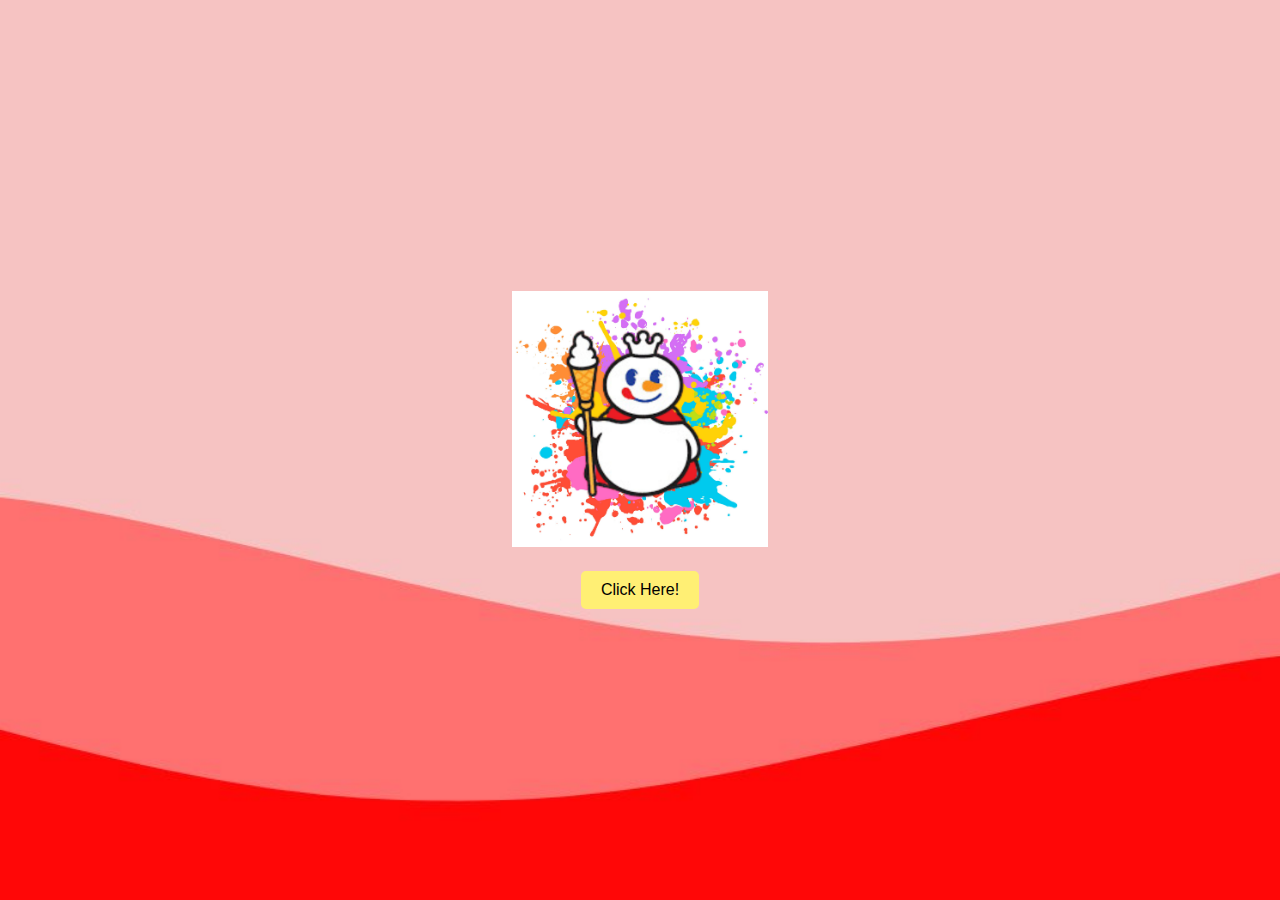
<file: index.html>
<!DOCTYPE html>
<html lang="en">
<head>
    <meta charset="UTF-8">
    <meta name="viewport" content="width=device-width, initial-scale=1.0">
    <title>Mixue Website</title>
    <style>
        * {
            box-sizing: border-box;
            margin: 0;
            padding: 0;
        }
        body {
            font-family: Arial, sans-serif;
            background-image: url('gimmick_bg.jpg'); /* Specify the background image */
            background-size: cover;
            background-position: center;
            background-repeat: no-repeat;
            display: flex;
            flex-direction: column;
            align-items: center;
            justify-content: center;
            height: 100vh;
            

        }
        .container {
            text-align: center;
           
            
        }
        img {
            width: 20%; /* Adjust size as needed */
            height: auto;
            margin-bottom: 20px;
        }
  
        button {
            background-color: #ffef74;
            color: rgb(0, 0, 0);
            border: none;
            padding: 10px 20px;
            font-size: 16px;
            cursor: pointer;
            border-radius: 5px;
            transition: background 0.3s;
        }
        button:hover {
            background-color: #86fc80;
            color: black;
        }
    </style>
</head>
<body>
    <div class="container">
        <img src="gimmick.jpg" alt="Website Icon">
        <br>
        <button onclick="window.location.href='home.html'">Click Here!</button>
    </div>
    
</body>
</html>
</file>
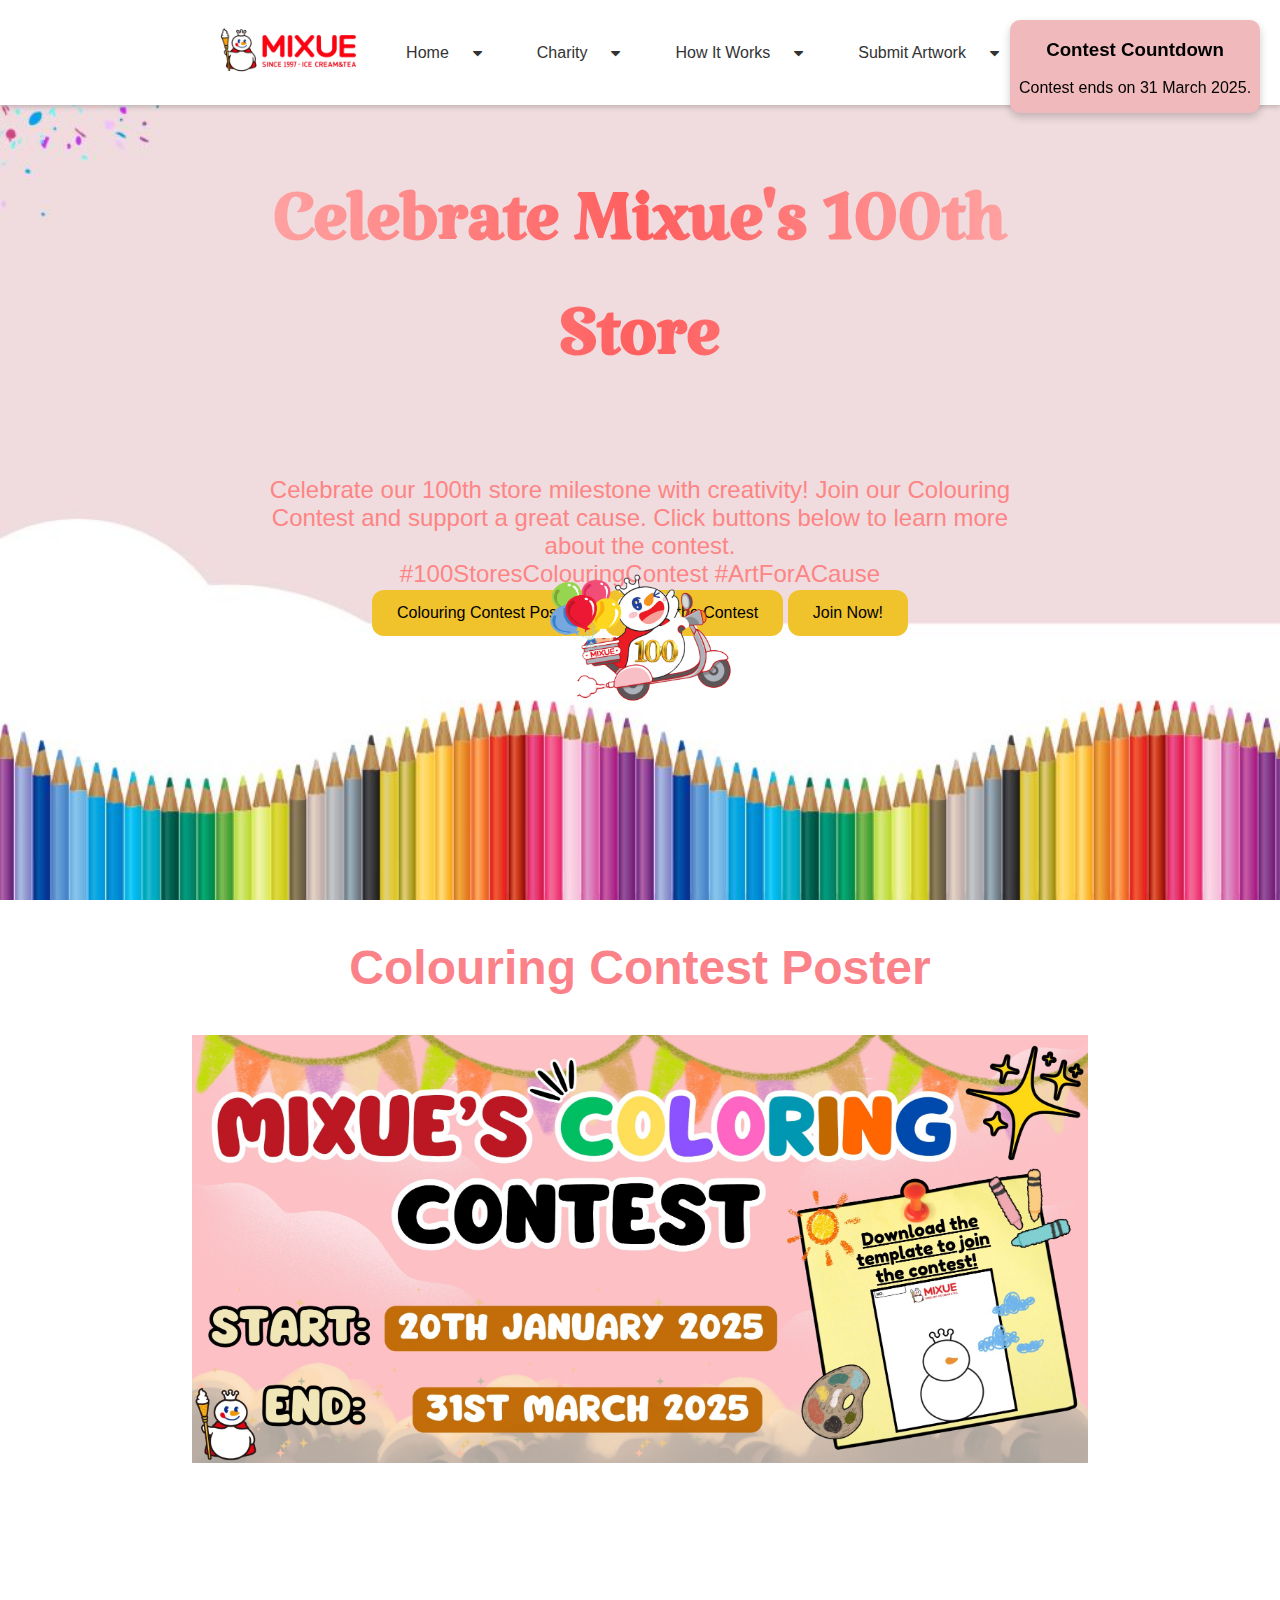
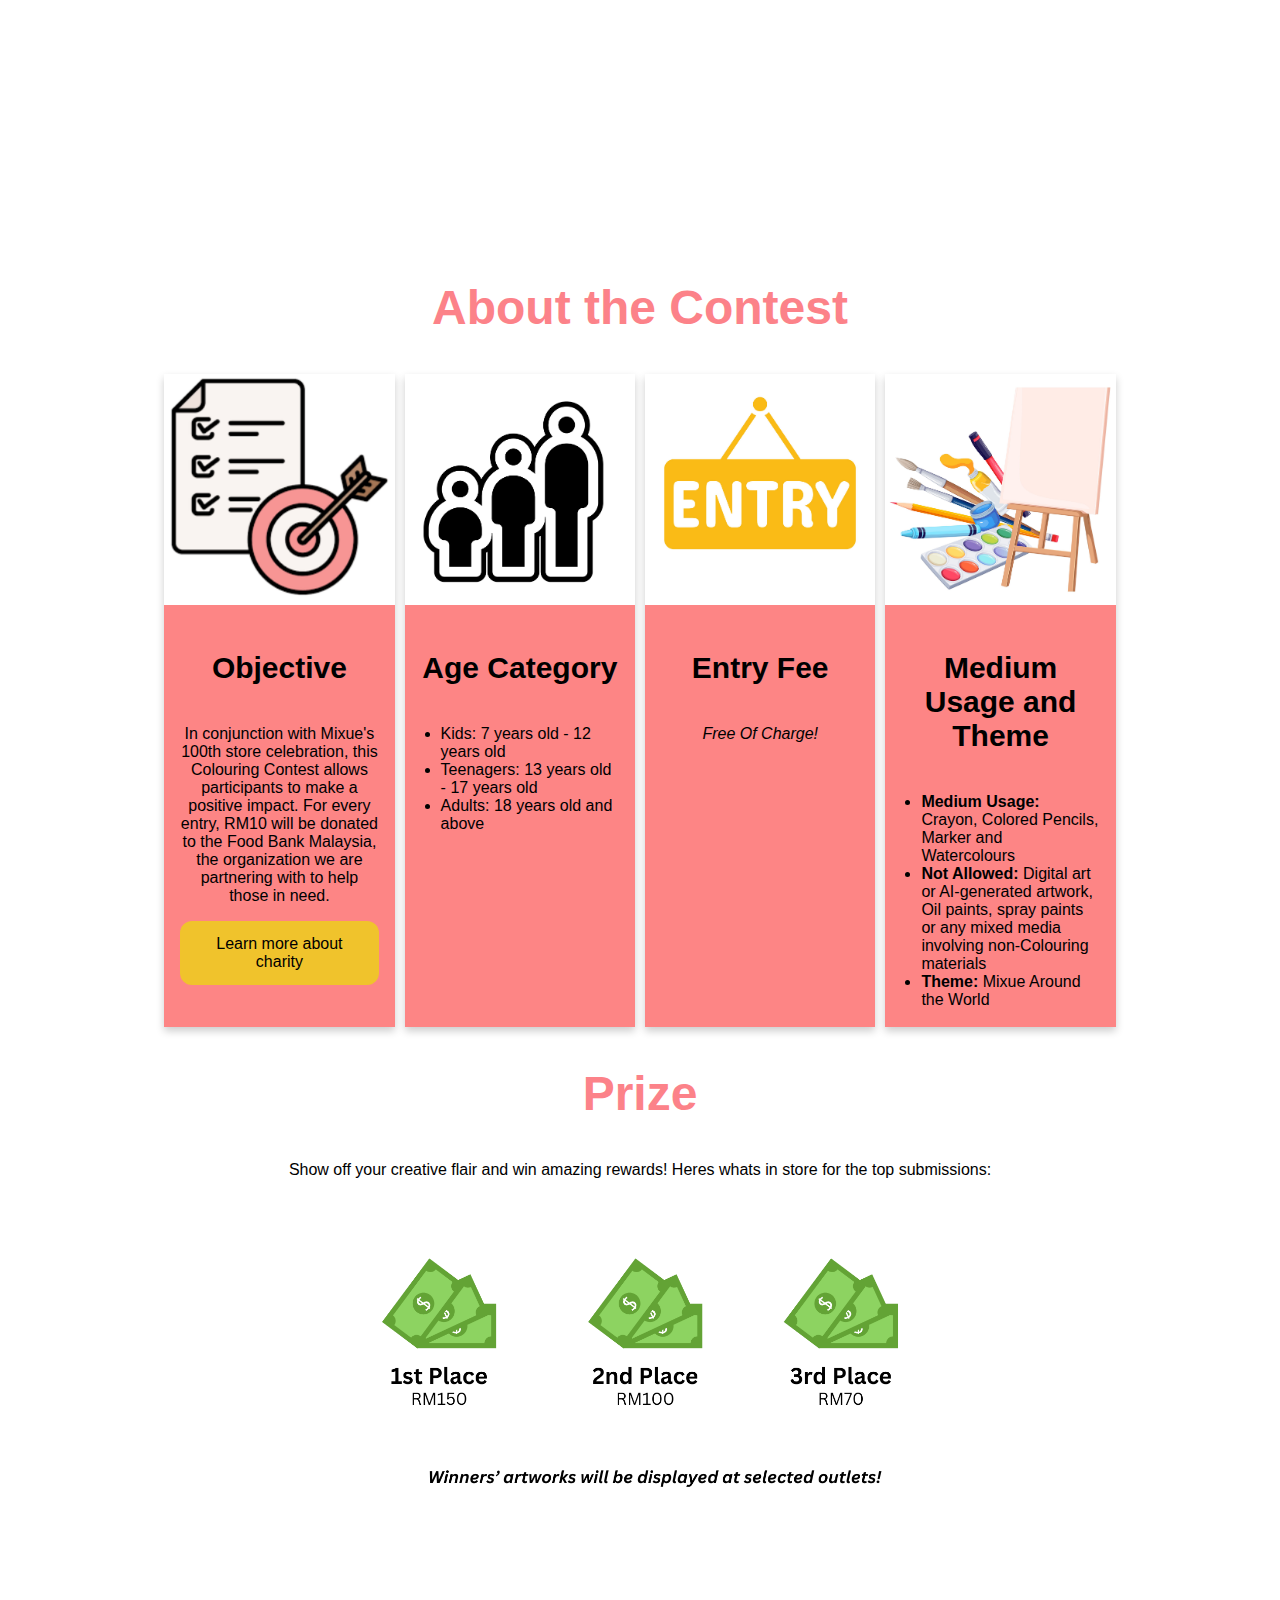
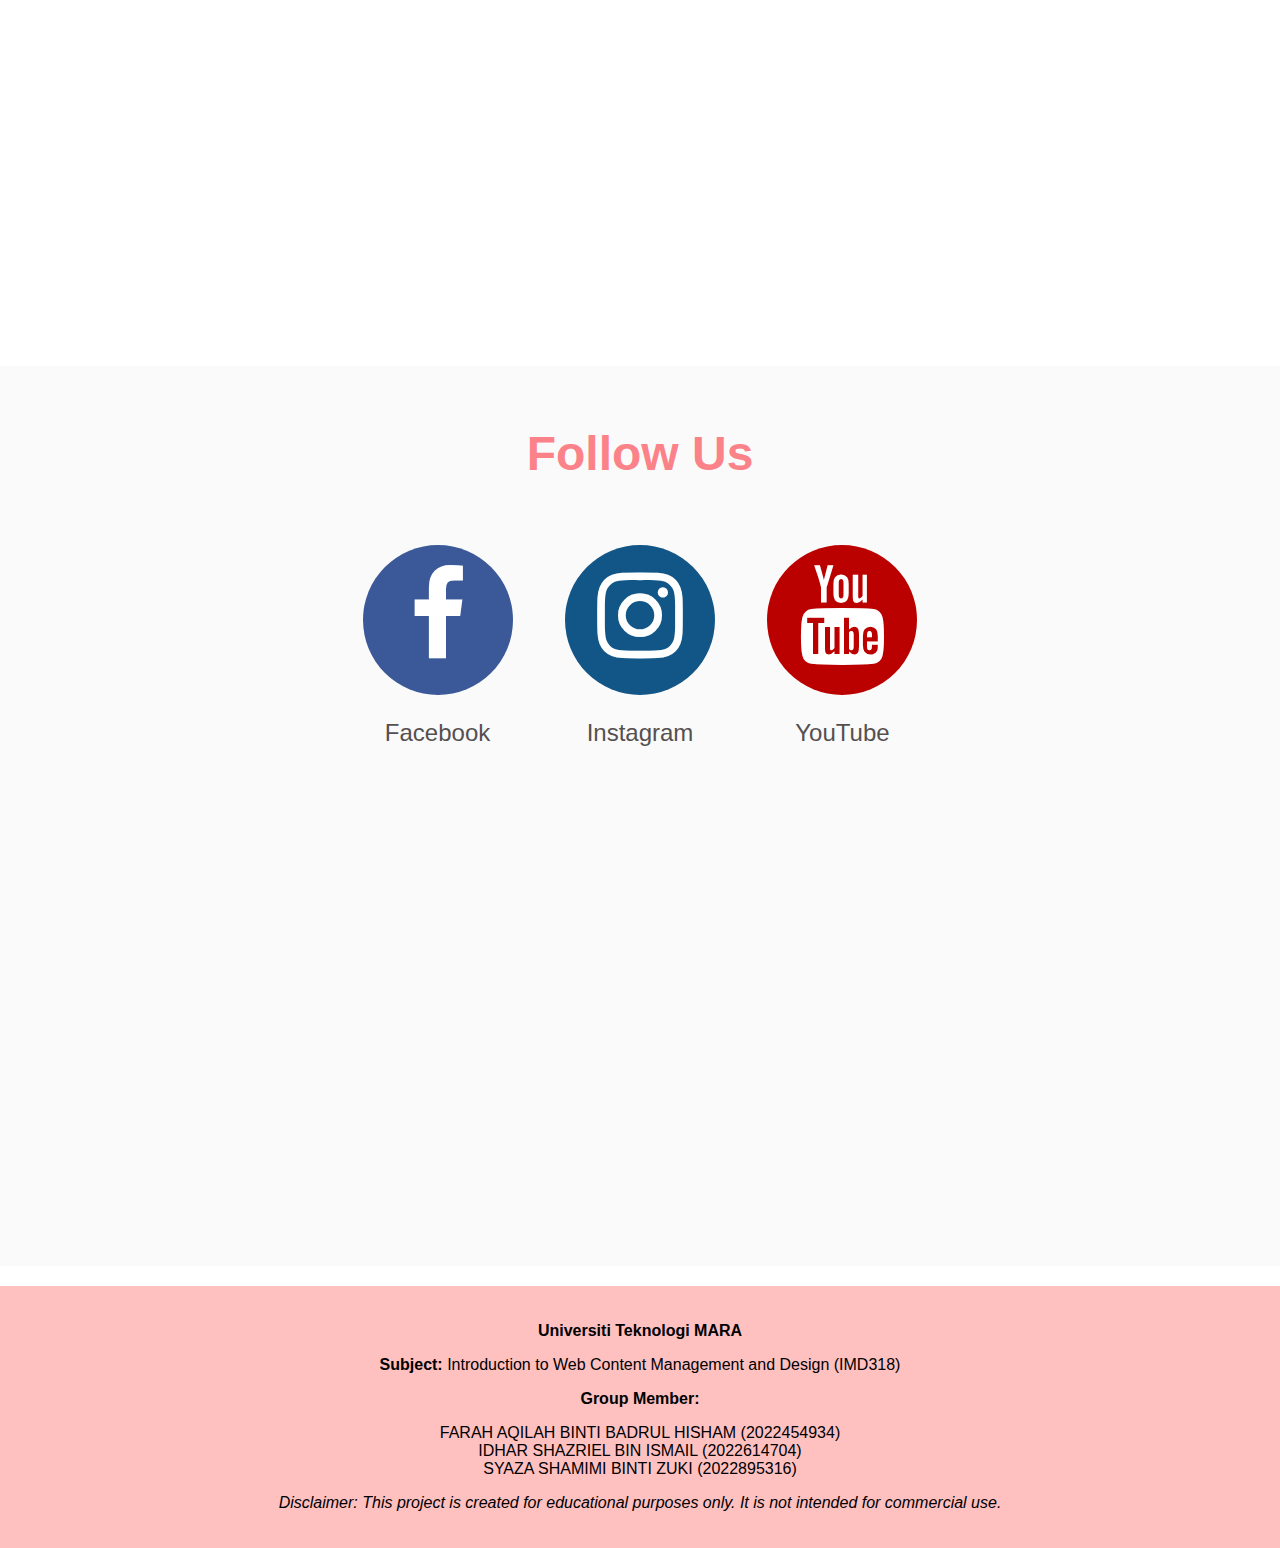
<file: home.html>
<!DOCTYPE html>
<html lang="en">
<head>
  <meta charset="UTF-8">
  <meta name="viewport" content="width=device-width, initial-scale=1.0">
  <link rel="stylesheet" href="style.css">
  <link rel="stylesheet" href="https://cdnjs.cloudflare.com/ajax/libs/font-awesome/4.7.0/css/font-awesome.min.css">
  <link rel="preconnect" href="https://fonts.googleapis.com">
  <link rel="preconnect" href="https://fonts.gstatic.com" crossorigin>
  <link href="https://fonts.googleapis.com/css2?family=Katibeh&family=Open+Sans:ital,wght@0,300..800;1,300..800&family=Titan+One&display=swap" rel="stylesheet">
  <title>Home</title>
  <style>

/* Home Style */
.home-content {
  display: flex;
  justify-content: center;
  align-items: center;
  height: 100vh; /* Make it take the full height of the viewport */
  flex-direction: column; /* Align content vertically */
  text-align: center;
  color: #fc8289; /* Match brand color */
  background-image: url('mixuebg.jpg'); /* Specify the background image */
  background-size: cover;
  background-position: center;
  background-repeat: no-repeat;
}
.home-content h1 {
  font-family: "Katibeh", serif;
  font-size: 6em;
  margin-top: -80px;
  width: 70%;
  display: flex;
  justify-content: center;
  text-align: center;
  color: rgb(255, 255, 255); /* Solid red text */
  background: linear-gradient(90deg, #ffb0b0, #ff5e5e, #ffb0b0); /* Red gradient background */
  -webkit-background-clip: text;
  -webkit-text-fill-color: transparent;
  animation: gradient-animation 5s infinite;
}
.home-content p {
  font-size: 1.5em;
  margin: 0;
 text-align:center;
 width: 60%;
  display: flex;
  color: #fd8585;
  justify-content: center;
}
.homeimg {
  padding: 10px;
  display: flex; /* Add this to enable flexbox */
  justify-content: center; /* This centers the content horizontally */
  align-items: center; /* This centers the content vertically if the container has more height */
  margin: 0 auto; /* This will center the entire .homeimg block */
}
.homeimg img {
  width: 100%;
}

/* Moto Animation */
.moto_animation {
    position: absolute;
    top: 70%; /* Center vertically */
    left: 50%; /* Center horizontally */
    transform: translate(-50%, -50%);
    z-index: 10;
    animation: carMove 10s infinite;
}
.moto_animation img {
    width: 200px;
    height: auto;
}
/* Animation for the moto movement */
@keyframes carMove {
    0% {
        left:0%; transform: translate(-50%, -50%) translateX(0);
    }
    20% {
      left:10%; transform: translate(-50%, -50%) translateX(100px);
  }
    50% {
        left:45%; transform: translate(-50%, -50%) translateX(100px);
    }
    70% {
      left:70%; transform: translate(-50%, -50%) translateX(100px);
  }
    100% {
        left:100%;transform: translate(-50%, -50%) translateX(0);
    }
}

/* Contest Poster Section*/
#contest_poster{
  height: 100vh;
}
#contest_poster img{
  width: 70%;
}
.center {
  display: block;
  margin-left: auto;
  margin-right: auto;
  width: 50%;
}

/* About the Contest Section*/
p{
  font-size: 16px; 
  text-align:center;
}
.card2{
  display: flex;
  justify-content: center;
  gap: 10px;
}
.card-content {
  display: flex;
  gap: 20px;
  align-items: center;
}
.contest_card {
  box-shadow: 0 4px 8px 0 rgba(0,0,0,0.2);
  transition: 0.3s;
  width: 18%;
  background-color: #fd8585;
}
.contest_card:hover {
  box-shadow: 0 8px 16px 0 rgba(0,0,0,0.2);
  background-color: rgb(247, 243, 186);
  transform: scale(1.1); /* (150% zoom - Note: if the zoom is too large, it will go outside of the viewport) */
}

/* List in 'About the Contest' card */
.container {
  padding: 2px 16px;
}
.container h4{
  text-align: center;
}
.container ul{
  list-style-type: none;
  margin: 0;
  padding: 0;
  background-color: transparent; 
  display: flex;
  align-items: center;
  justify-content: center;
  font-family: Arial, sans-serif;
}
.container a:link, a:visited {
  background-color: rgb(240, 195, 44);
  padding: 14px 25px;
  text-align: center;
  text-decoration: none;
  display: inline-block;
  color: #000;
  border-radius: 12px;
}

/* Prize Section*/
#prize{
  height: 100vh;
  align-items: center;
}
#prize img{
  width: 60%;
}


/* Follow Us Section*/
#followus {
  justify-content: center;
  align-items: center;
  height: 100vh; /* Full height of the viewport */
  background-color: #fafafa; /* Highlighted background matching brand color */
  color: black; /* Text color for contrast */
  text-align: center;
  padding: 20px;
}
#followus h3 {
  font-size: 3em;
}
#followus .fa {
  padding: 20px; /* Adjust padding */
  width: 150px; /* Set a width for the icon */
  height: 150px; /* Ensure the height is the same as the width for a circular effect */
  text-align: center; /* Center the icon inside the circle */
  border-radius: 50%; /* Make the icons circular */
  transition: transform 0.3s ease, opacity 0.3s ease; /* Smooth hover effect */
}
#followus .fa:hover {
  transform: scale(1.1); /* Scale the icon on hover */
  opacity: 0.8; /* Slight fade effect */
}
#followus .fa-facebook {
  background: #3B5998;
  color: white;
}
#followus .fa-instagram {
  background: #125688;
  color: white;
}
#followus .fa-youtube {
  background: #bb0000;
  color: white;
}
#followus .social-icon {
  display: inline-block;
  margin: 10px;
}
#followus .social-icon .fa {
  font-size: 100px; 
  display: block;
}
#followus .social-icon .caption {
  font-size: 1.5em;
  color: #555050;
  display: flex;
  justify-content: center;
}
</style>
</head>

<body>

<!-- Snowflake animation -->
  <div class="snowflakes" aria-hidden="true">
    <div class="snowflake">❄️</div>
    <div class="snowflake">❄️</div>
    <div class="snowflake">❄️</div>
    <div class="snowflake">❄️</div>
    <div class="snowflake">❄️</div>
    <div class="snowflake">❄️</div>
    <div class="snowflake">❄️</div>
    <div class="snowflake">❄️</div>
    <div class="snowflake">❄️</div>
    <div class="snowflake">❄️</div>
</div>
  
<!-- Mixue Audio Section -->
  <audio id="backgroundAudio" autoplay loop>
    <source src="lagumixue.mp3" type="audio/mpeg">
    Your browser does not support the audio element.
  </audio>

<!-- Navigation Bar Section-->
  <div class="navb">
    <ul>
      <li>
        <a href="http://mixuemalaysia.com/menu" target="_blank">
          <img src="logomixue.png" alt="Logo" >
        </a>
      </li>
      <li class="dropdown">
        <a href="home.html" class="dropbtn">Home<i class="fa fa-caret-down"></i></a>
        <div class="dropdown-content">
          <a href="#contest_poster">Colouring Contest Poster</a>
          <a href="#about_contest">About the Contests</a>
          <a href="#prize">Prize</a>
          <a href="#followus">Follow Us</a>
        </div>
      </li>
      <li class="dropdown">
        <a href="charity.html" class="dropbtn">Charity<i class="fa fa-caret-down"></i></a>
      </li>
      <li class="dropdown">
        <a href="howitworks.html" class="dropbtn">How It Works<i class="fa fa-caret-down"></i></a>
      </li>
      <li class="dropdown">
        <a href="submit_artwork.html" class="dropbtn">Submit Artwork<i class="fa fa-caret-down"></i></a>
      </li>
      <li>
<!-- Speaker Icon for Mixue Audio -->
      <button id="toggleAudioButton">
        <i class="fa fa-volume-up"></i>
      </button>
      </li>
    </ul>
  </div>

  

<!-- Home Section -->
<div class="home-content">
    <h1>Celebrate Mixue's 100th Store</h1>
    <p>
      Celebrate our 100th store milestone with creativity! Join our Colouring Contest and support a great cause. Click buttons below to learn more about the contest.<br>#100StoresColouringContest #ArtForACause
    </p>
    <div class="container">
    <a href="#contest_poster">Colouring Contest Poster</a>
    <a href="#about_contest">About the Contest</a>
    <a href="submit_artwork.html" target="_blank">Join Now!</a>
    </div>
  <div class="moto_animation">
    <img src="mixuemoto.png" alt="Moto Animation">
</div>
</div>


<!-- Contest Poster Section -->
<div id="contest_poster">
  <h2>Colouring Contest Poster</h2>
  <img src="event_poster.jpg" alt="Colouring Contest Poster" class="center"> 
</div>


<!-- About Contest Section -->
    <div id="about_contest">
   <h2>About the Contest</h2>
  <div class="card2">
   <div class="contest_card" >
    <img src="aboutevent (1).jpg" alt="Picture1(for objective)" style="width:100%">
    <div class="container">
      <h4><b>Objective</b></h4> 
      <p>In conjunction with Mixue's 100th store celebration, this Colouring Contest allows participants to make a positive impact. For every entry, RM10 will be donated to the Food Bank Malaysia, the organization we are partnering with to help those in need. </p> 
      <a href="charity.html">Learn more about charity</a>
    </div>
  </div>
  <div class="contest_card">
    <img src="aboutevent (2).jpg" alt="Picture2 (for age)" style="width:100%">
    <div class="container">
      <h4><b>Age Category</b></h4> 
      <ul style="list-style-type:disc; display: block; margin-left: 20px;">
        <li>Kids: 7 years old - 12 years old</li>
        <li>Teenagers: 13 years old - 17 years old</li>
        <li>Adults: 18 years old and above</li>
      </ul>
    </div>
  </div>
  <div class="contest_card">
    <img src="aboutevent (3).jpg" alt="Picture3(for entry)" style="width:100%">
    <div class="container">
      <h4><b>Entry Fee</b></h4> 
      <p><em>Free Of Charge!</em></p> 
    </div>
  </div>
  <div class="contest_card">
    <img src="aboutevent (4).jpg" alt="Picture4(for medium and theme)" style="width:100%">
    <div class="container">
      <h4><b>Medium Usage and Theme</b></h4> 
      <p>
        <ul style="list-style-type:disc; display: block; margin-left: 20px;">
          <li><b>Medium Usage: </b>Crayon, Colored Pencils, Marker and Watercolours</li>
          <li><b>Not Allowed: </b> Digital art or AI-generated artwork, Oil paints, spray paints or any mixed media involving non-Colouring materials</li>
          <li><b>Theme: </b> Mixue Around the World</li>
        </ul>
      </p> 
    </div>
  </div>
  </div>
    </div>

<!-- Prize Section -->
      <div id="prize">
        <h2>Prize</h2>
          <p>Show off your creative flair and win amazing rewards! Heres whats in store for the top submissions:</p>
          <div class="homeimg" >
            <img src="prizeimg.png"  alt="contest prize">
          </div>
           </div>
      </div>
   
<!-- Contest Countdown Section -->
      <div id="countdown-container" class="countdown-container">
      <h3>Contest Countdown</h3>
        <p id="demo"></p>
        <p class="contest-details">Contest ends on 31 March 2025.</p>
      </div>
      
<!-- Follow us Section --> 
    <div id="followus">
      <h2>Follow Us</h2>
       <div class="card" >
        <div class="social-icon">
          <a href="https://www.facebook.com/profile.php?id=61560449501374" class="fa fa-facebook" target="_blank"></a>
          <p class="caption">Facebook</p>
        </div>
        <div class="social-icon">
          <a href="https://www.instagram.com/mixuemalaysiamy/" class="fa fa-instagram" target="_blank"></a>
          <p class="caption">Instagram</p>
        </div>
        <div class="social-icon">
          <a href="https://www.youtube.com/@mixuemalaysia1274" class="fa fa-youtube" target="_blank"></a>
          <p class="caption">YouTube</p>
        </div>
      </div>
         </div>

<!-- Go To Top Button -->
<button onclick="topFunction()" id="myBtn" title="Go to top">Go to the top ▲</button>

<!-- Script JAVA link to script.js -->
<script src="script.js"></script>

<!-- Footer section -->
<div class="footer">
    <p><strong>Universiti Teknologi MARA</strong></p>
    <p><strong>Subject:</strong> Introduction to Web Content Management and Design (IMD318)</p>
    <p><strong>Group Member:</strong></p>
    <ul style="display: block;">
      <li>FARAH AQILAH BINTI BADRUL HISHAM (2022454934)</li>
      <li>IDHAR SHAZRIEL BIN ISMAIL (2022614704)</li>
      <li>SYAZA SHAMIMI BINTI ZUKI (2022895316)</li>
  </ul>
  <p><em>Disclaimer: This project is created for educational purposes only. It is not intended for commercial use.</em></p>
</div>
</body>
</html>
</file>
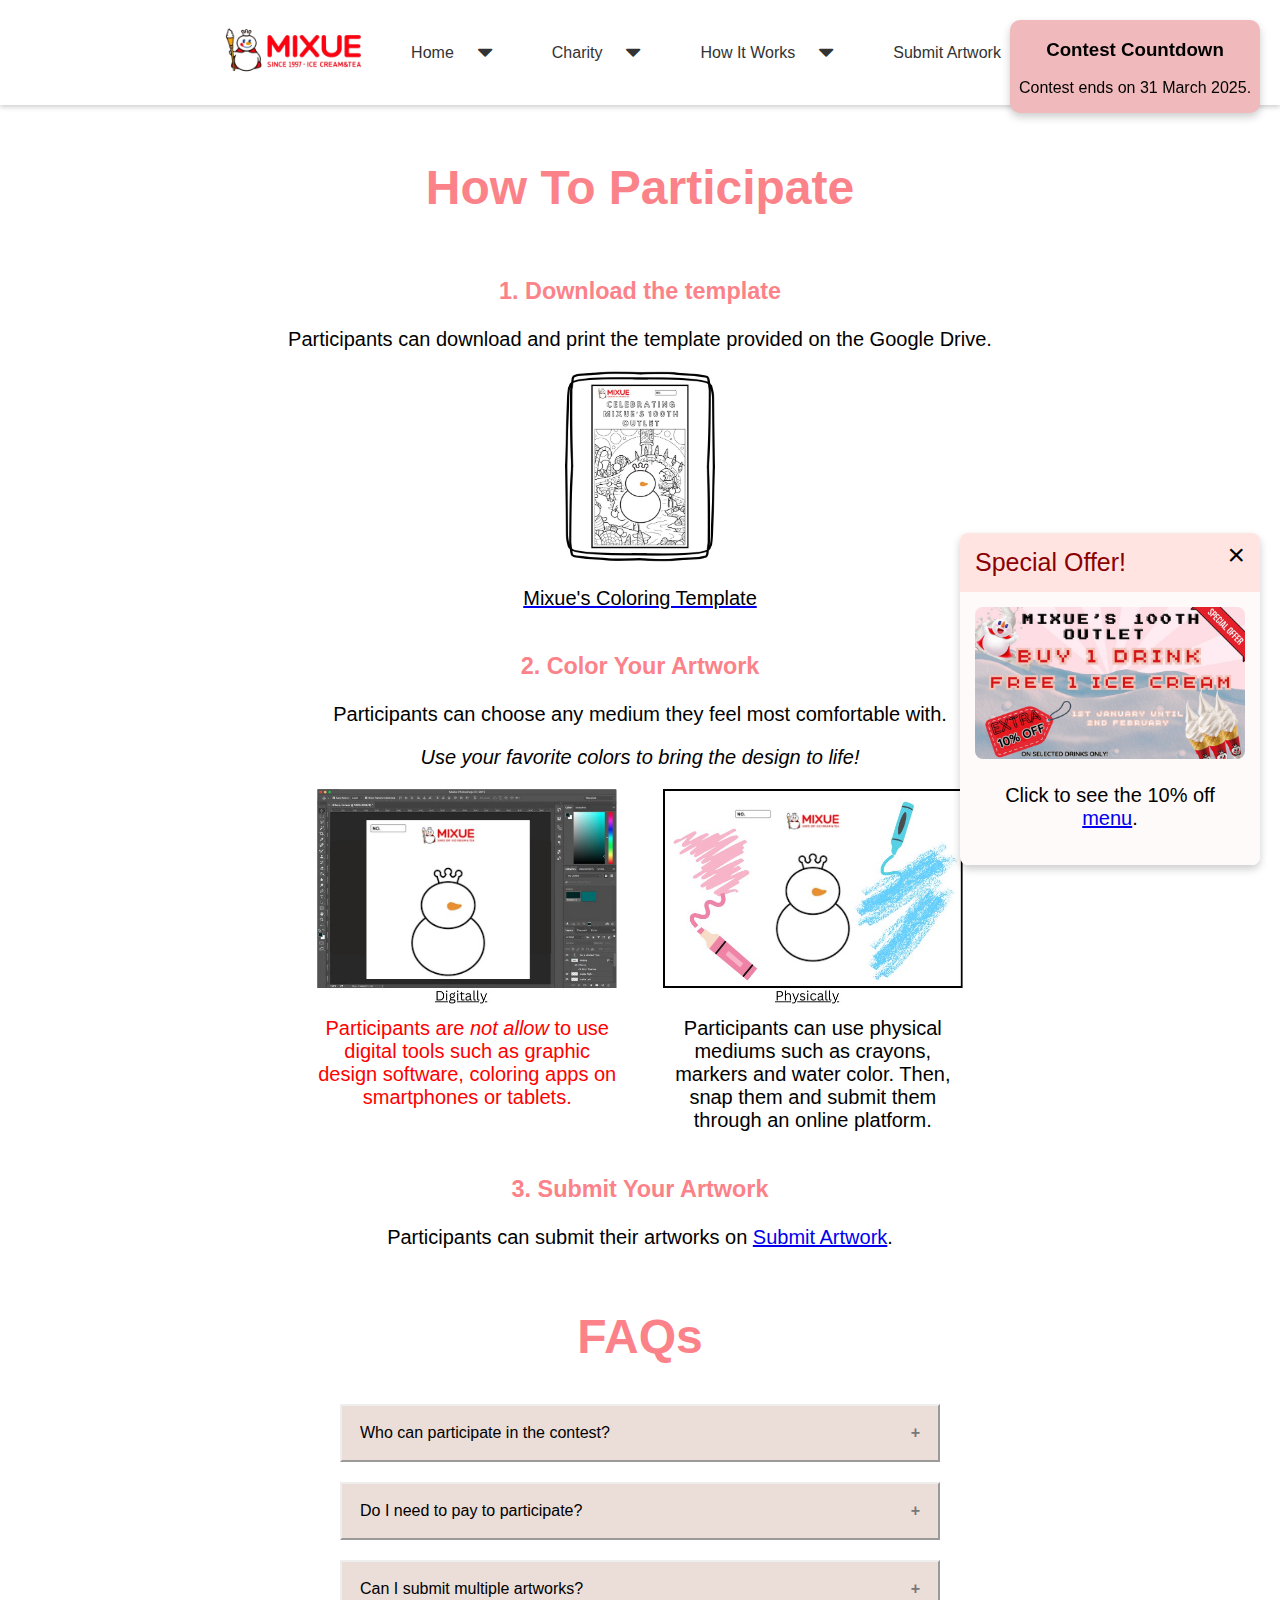
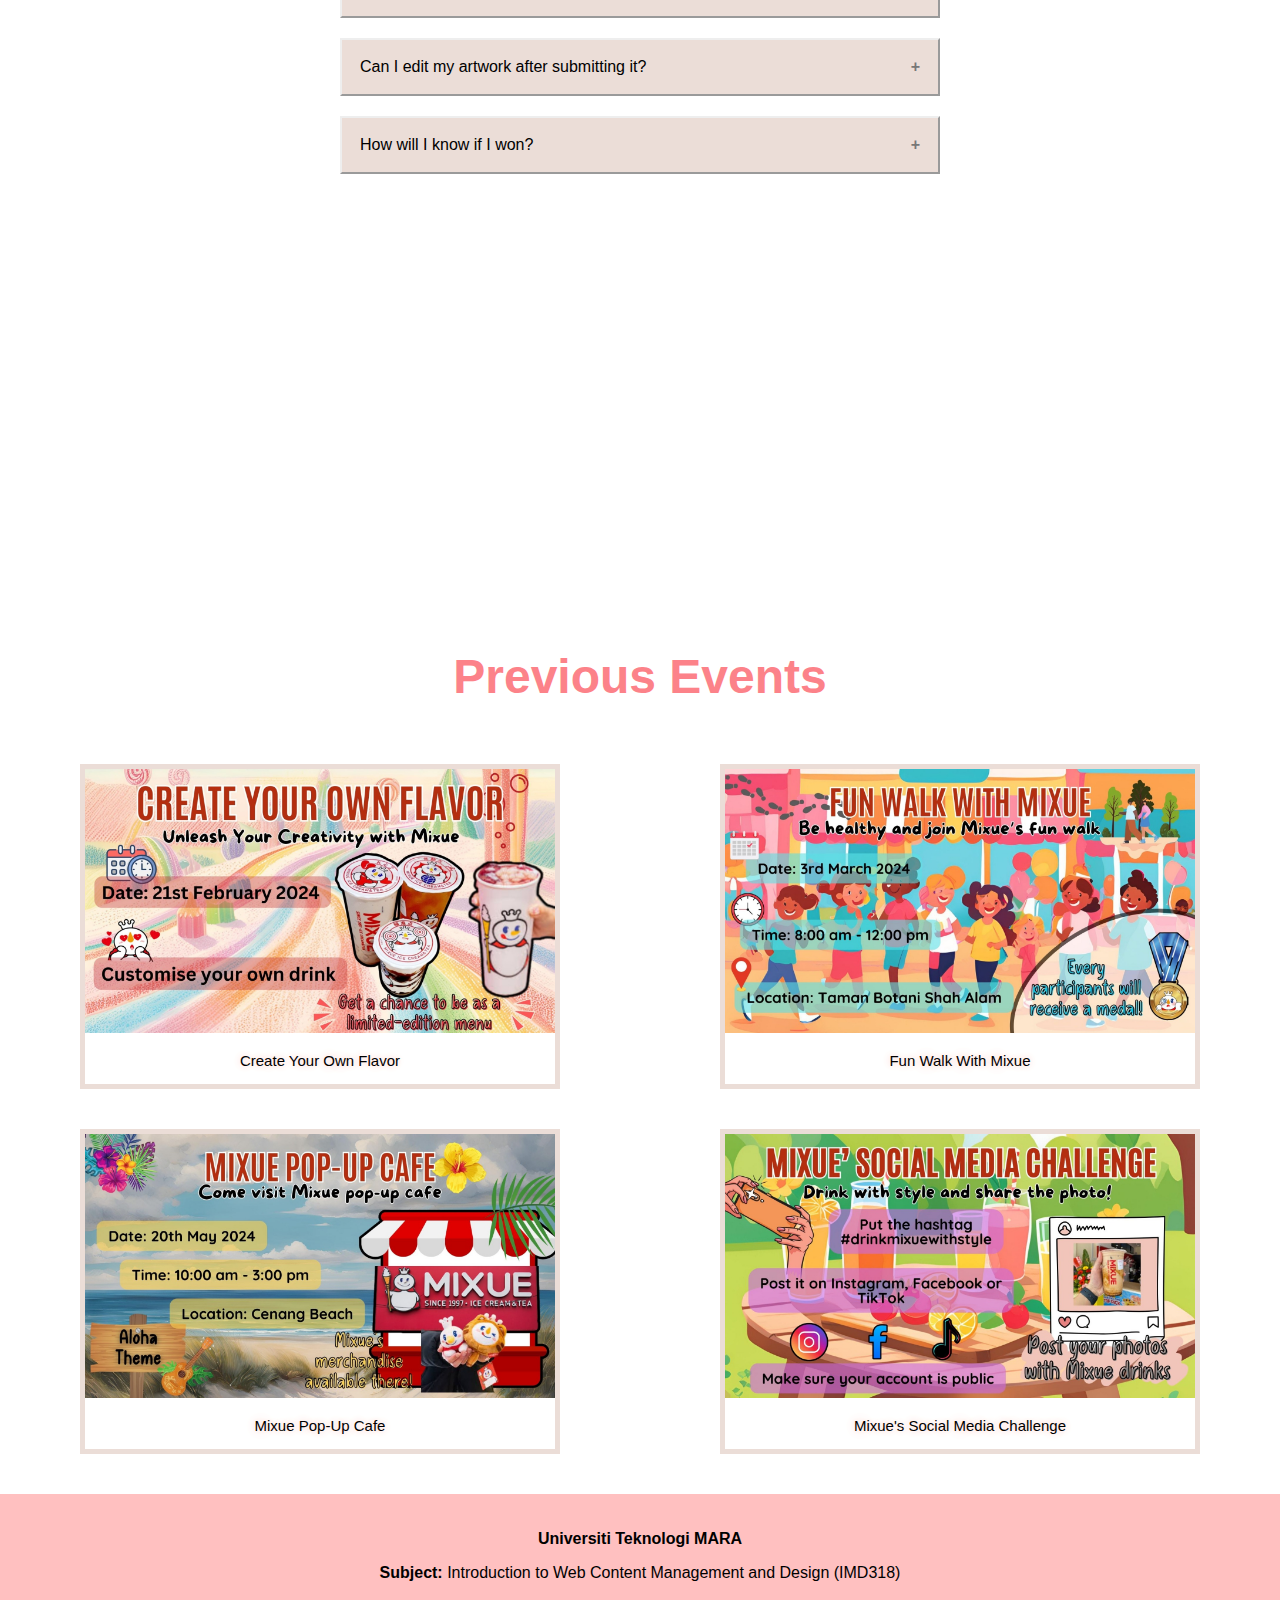
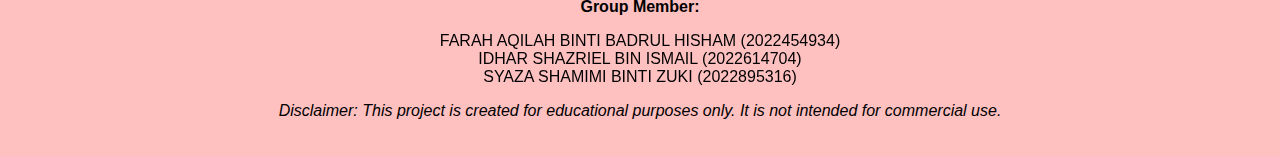
<file: howitworks.html>
<!DOCTYPE html>
<html lang="en">
<head>
    <meta charset="UTF-8">
    <meta name="viewport" content="width=device-width, initial-scale=1.0">
    <link rel="stylesheet" href="style.css">
    <link rel="stylesheet" href="https://cdnjs.cloudflare.com/ajax/libs/font-awesome/4.7.0/css/font-awesome.min.css">
    <link rel="preconnect" href="https://fonts.googleapis.com">
    <link rel="preconnect" href="https://fonts.gstatic.com" crossorigin>
    <link href="https://fonts.googleapis.com/css2?family=Katibeh&family=Open+Sans:ital,wght@0,300..800;1,300..800&family=Titan+One&display=swap" rel="stylesheet">
    <title>How it Works</title>
  <style>


/* How it works section*/
.howitworks { 
  display: flex;
  justify-content: center;
 padding-top: 120px;
  
  flex-direction: column; /* Align content vertically */
  text-align: center;
  color: #fc8289; /* Match brand color */
}
.howitworks p { 
  color: black;
}

/* Dropdown Content*/
.howtoparticipate {  
  font-size: 20px;
  color: black;
  background-color: #ebddd7;
  border-radius: 8px; 
  
}
/* heading of how to participate */
.howtoparticipate h3 { 
  margin: 0; /* Removes default margins around the paragraph */
}
/* paragraph of how to participate */
.howtoparticipate p { 
  font-size: 30px; /* Optional: Adjust paragraph font size for better readability */
}

/* Center of all text */
.center { 
    text-align: center;
    font-size: 20px;
}
/* hover for how to participate contents */
.hover-zoom { 
    transition: transform 0.3s ease; /* Smooth zoom effect */
}
.hover-zoom:hover {
    transform: scale(1.1); /* Scales the image to 120% */
}

/* Color your artwork contents */
.coloryourartwork { /* color your artwork contents */
    display: inline-block; /* Keeps each image and its text side-by-side */
    margin: 0 20px; /* Adds space between the containers */
    vertical-align: top; /* Aligns containers properly if heights differ */
    text-align: center; /* Ensures text is centered under each image */
    max-width: 300px; /* Prevents text from spreading too wide */
  }

/* color your artwork images */
.coloryourartwork img { 
    display: block; /* Ensures the image and text stack vertically */
    margin: 0 auto; /* Centers the image within its container */
    width: 300px; /* Set the desired width */
    height: auto; /* Keeps the aspect ratio intact */

  }

/* paragraph color your artwork */
.coloryourartwork p { 
    margin-top: 10px; /* Adds space between the image and the text */
    font-size: 20px; /* Adjust text size as needed */
    text-align: center; /* Aligns text for better readability */
    
  }


#faqs{
  height: 100vh;
  text-align: center;
}
  /* FAQs questions */
  .accordion { 
  width: 100%; /* Make them span the entire container */
  max-width: 600px; /* Set a fixed maximum width (adjust as needed) */
  margin: 0 auto; /* Center-align the accordion */
  background-color: #ebddd7;
  color: black;
  cursor: pointer;
  padding: 18px;
  text-align: left;
  border: outset 2px;
  outline: none;
  transition: 0.4s;
  font-size: 16px;
}

/* FAQs hover */
.active, .accordion:hover {  
  background-color: #ccc;
}

.accordion:after {
  content: '\002B';
  color: #777;
  font-weight: bold;
  float: right;
  margin-left: 5px;
}

.active:after {
  content: "\2212";
}

/* FAQs answers */
.panel {
  max-width: 400px; /* Match the accordion width */
  width: 100%; /* Stretch to match parent container width */
  padding: 0 18px;
  background-color: white;
  max-height: 0;
  overflow: hidden;
  transition: max-height 0.2s ease-out;
  color: black;
  text-align: center; /* Center the text */
  margin: 10px auto; /* Center the panel and add spacing */
  font-size: 20px;
}

.fa {
  padding: 10px;
  font-size: 25px;
  width: 30px;
  text-align: center;
  text-decoration: none;
  margin:14px;
  border-radius: 100%;
}




/* Responsive layout - when the screen is less than 800px wide, make the two columns stack on top of each other instead of next to each other */
@media screen and (max-width: 800px) {
  .leftcolumn, .rightcolumn {   
    width: 100%;
    padding: 0;
  }
}

/* Responsive layout - when the screen is less than 400px wide, make the navigation links stack on top of each other instead of next to each other */
@media screen and (max-width: 400px) {
  .topnav a {
    float: none;
    width: 100%;
  }
}

/* gallery for previous events */
div.gallery { 
  border: 5px solid #ebddd7;
  overflow: hidden; /* Ensure content stays within bounds */
  position: relative; /* For child positioning */
  transition: border 0.3s ease, transform 0.3s ease; /* Smooth transitions */
  width: 80%; /* Adjust this value to make the container smaller */
  margin: 0 auto; /* Center the container */
}

div.gallery:hover {
  border: 1px solid #777;
  transform: scale(1.05); /* Slightly enlarge the gallery */
  box-shadow: 0 8px 15px rgba(0, 0, 0, 0.3); /* Add a shadow effect */
}

div.gallery img {
  width: 100%;
  height: auto;
  transition: transform 0.3s ease; /* Smooth image transformations */
}

div.desc {
  padding: 15px;
  text-align: center;
  color: black;
  font-size: 15px;
  text-shadow: 0 0 5px #FFE4E1, 0 0 10px #FFE4E1, 0 0 15px #FFE4E1, 0 0 20px #FFE4E1, 0 0 30px #FFE4E1, 0 0 40px #FFE4E1; /* Glowing effect */
}
.responsive {
  padding: 20px;
  float: left;
  width: 49.99999%; /* Two images per row */
} 
@media only screen and (max-width: 700px) {
  .responsive {
    width: 100%; /* One image per row for smaller screens */
    margin: 6px 0;
  }
}
.clearfix:after {
  content: "";
  display: table;
  clear: both;
}
/* callout special offer */
.callout {
  position: fixed;
  bottom: 35px;
  right: 20px;
  margin-left: 20px;
  max-width: 300px;
  box-shadow: 0 4px 8px rgba(0, 0, 0, 0.2);
  border-radius: 8px;
}
.callout-header {
  padding: 15px 15px;
  background: #FFE4E1;
  font-size: 25px;
  color: 	#8B0000;
  border-top-left-radius: 8px;
  border-top-right-radius: 8px;
}
.callout-container {
  padding: 15px;
  background-color: #FFFAFA;
  color: black;
  text-align: center;
  font-size: 20px;
  border-bottom-left-radius: 8px;
  border-bottom-right-radius: 8px;
}
.callout-container img {
  width: 100%;
  height: auto;
  border-radius: 8px;
}
.closebtn {
  position: absolute;
  top: 5px;
  right: 15px;
  color: black;
  font-size: 30px;
  cursor: pointer;
}
.closebtn:hover {
  color: lightgrey;
}
</style>
</head>

<body>
    <!-- Snowflake animation -->
  <div class="snowflakes" aria-hidden="true">
    <div class="snowflake">❄️</div>
    <div class="snowflake">❄️</div>
    <div class="snowflake">❄️</div>
    <div class="snowflake">❄️</div>
    <div class="snowflake">❄️</div>
    <div class="snowflake">❄️</div>
    <div class="snowflake">❄️</div>
    <div class="snowflake">❄️</div>
    <div class="snowflake">❄️</div>
    <div class="snowflake">❄️</div>
</div>


 <!-- Navigation Bar Section-->
 <div class="navb">
  <ul>
    <li>
      <a href="http://mixuemalaysia.com/menu" target="_blank">
        <img src="logomixue.png" alt="Logo" >
      </a>
    </li>
    <li class="dropdown">
      <a href="home.html" class="dropbtn">Home<i class="fa fa-caret-down"></i></a>
    </li>
    <li class="dropdown">
      <a href="charity.html" class="dropbtn">Charity<i class="fa fa-caret-down"></i></a>
    </li>
    <li class="dropdown">
      <a href="howitworks.html" class="dropbtn">How It Works<i class="fa fa-caret-down"></i></a>
      <div class="dropdown-content">
        <a href="#howtoparticipate">How To Participate</a>
        <a href="#faqs">FAQs</a>
        <a href="#previousevent">Previous Event</a>
      </div>
    </li>
    <li class="dropdown">
      <a href="submit_artwork.html" class="dropbtn">Submit Artwork<i class="fa fa-caret-down"></i></a>
    </li>
  </ul>
</div>

<!-- Contest Countdown Section -->
<div id="countdown-container" class="countdown-container">
  <h3>Contest Countdown</h3>
    <p id="demo"></p>
    <p class="contest-details">Contest ends on 31 March 2025.</p>
  </div>
   
 <!-- How It Works contents -->
<div class="howitworks"> 
  <h2 id="howtoparticipate">How To Participate</h2> 
<!-- Dropdown Content How to particpiate, FAQS-->
    <div class="center">
    <h3>1. Download the template</h3> 
    <p>Participants can download and print the template provided on the Google Drive.</p>
        <div class="hover-zoom">  
            <a target="_blank" href="https://drive.google.com/drive/folders/1v4YDpz9oytuoOR50qGvlNdN3yI4uL6vq?usp=drive_link">
            <img src="mixuecoloringtemplatereal.jpg">
            <p>Mixue's Coloring Template</p></a>
        </div>
    </div>

    <div class="center">
        <h3>2. Color Your Artwork</h3> 
        <p>Participants can choose any medium they feel most comfortable with.</p>
        <p><em>Use your favorite colors to bring the design to life!</em></p>
            <div class="coloryourartwork">
                <img src="mixuedigitally.jpg" class="hover-zoom" alt="digital" width="300" height="200">
                <p style="color:red">Participants are <em>not allow</em> to use digital tools such as graphic design software, coloring apps on smartphones or tablets.</p>
            </div>
            <div class="coloryourartwork">
                <img src="mixuephysically.jpg" class="hover-zoom" alt="physical" width="300" height="200">
                <p>Participants can use physical mediums such as crayons, markers and water color. Then, snap them and submit them through an online platform.</p>
            </div>
    </div>

    <div class="center">
        <h3>3. Submit Your Artwork</h3> 
        <p>Participants can submit their artworks on <a href="submit_artwork.html">Submit Artwork</a>.</p>
    </div>
</div>
   
 <!-- FAQs contents -->
 <div id="faqs">
  <h2>FAQs</h2> 
  <div class="accordion-container">
    <button class="accordion">Who can participate in the contest?</button>
    <div class="panel">
      <p>The contest is open to individuals of all ages and skill levels.</p>
    </div>
  
    <button class="accordion">Do I need to pay to participate?</button>
    <div class="panel">
      <p>Participation is free!</p>
    </div>
  
    <button class="accordion">Can I submit multiple artworks?</button>
    <div class="panel">
      <p>No, each participant is allowed to submit only one artwork.</p>
    </div>

    <button class="accordion">Can I edit my artwork after submitting it?</button>
    <div class="panel">
      <p>Once your artwork is submitted, you cannot edit or resubmit it. Please review your submission carefully before submitting.</p>
    </div>
  
    <button class="accordion">How will I know if I won?</button>
    <div class="panel">
      <p>Winners will be notified via email, and the results will be posted on our website.</p>
    </div>
  </div>
</div>
 <!-- Java for FAQS toggle -->    
 <script>
  var acc = document.getElementsByClassName("accordion");
var i;

for (i = 0; i < acc.length; i++) {
acc[i].addEventListener("click", function() {
  this.classList.toggle("active");
  var panel = this.nextElementSibling;
  if (panel.style.maxHeight) {
    panel.style.maxHeight = null; // Collapse the panel
  } else {
    panel.style.maxHeight = panel.scrollHeight + "px"; // Expand to fit content
  }
});
}
</script>

 <!-- Previous Events contents -->   
<h2 id="previousevent">Previous Events</h2> 
 <!-- Row 1 -->
<div class="responsive">
  <div class="gallery">
    <a href="mixueevent1.jpg" target="_blank">
      <img src="mixueevent1.jpg" alt="mixueevent1" width="600" height="400">
    </a>
    <div class="desc">Create Your Own Flavor</div>
  </div>
</div>

<div class="responsive">
  <div class="gallery">
    <a href="mixueevent2.jpg" target="_blank">
      <img src="mixueevent2.jpg" alt="mixueevent2" width="600" height="400">
    </a>
    <div class="desc">Fun Walk With Mixue</div>
  </div>
</div>

<div class="clearfix"></div> <!-- Clear floats after the first row -->

<!-- Row 2 -->
<div class="responsive">
  <div class="gallery">
    <a href="mixueevent3.jpg" target="_blank">
      <img src="mixueevent3.jpg" alt="mixueevent3" width="600" height="400">
    </a>
    <div class="desc">Mixue Pop-Up Cafe</div>
  </div>
</div>

<div class="responsive">
  <div class="gallery">
    <a href="mixueevent4.jpg" target="_blank">
      <img src="mixueevent4.jpg" alt="mixueevent4" width="600" height="400">
    </a>
    <div class="desc">Mixue's Social Media Challenge</div>
  </div>
</div>
    </div>
</div>

<div class="clearfix"></div> <!-- Clear floats after the second row -->
  <div class="callout">
    <div class="callout-header">Special Offer!</div>
    <span class="closebtn" onclick="this.parentElement.style.display='none';">×</span>
    <div class="callout-container">
      <a href="mixuefreeicecream.jpg">
      <img src="mixuecallout.jpg" alt="Callout Image"></a>
      <p>Click to see the 10% off <a href="mixueoff.jpg">menu</a>.</p>
    </div>
  </div>

<!-- Go To Top Button -->
<button onclick="topFunction()" id="myBtn" title="Go to top">Go to the top ▲</button>

<!-- Script JAVA link to script.js -->
<script src="script.js"></script>



<!-- Footer section -->
<div class="footer">
  <p><strong>Universiti Teknologi MARA</strong></p>
  <p><strong>Subject:</strong> Introduction to Web Content Management and Design (IMD318)</p>
  <p><strong>Group Member:</strong></p>
  <ul style="display: block;">
    <li>FARAH AQILAH BINTI BADRUL HISHAM (2022454934)</li>
    <li>IDHAR SHAZRIEL BIN ISMAIL (2022614704)</li>
    <li>SYAZA SHAMIMI BINTI ZUKI (2022895316)</li>
</ul>
<p><em>Disclaimer: This project is created for educational purposes only. It is not intended for commercial use.</em></p>
</div>

  </body>
</html>
</file>
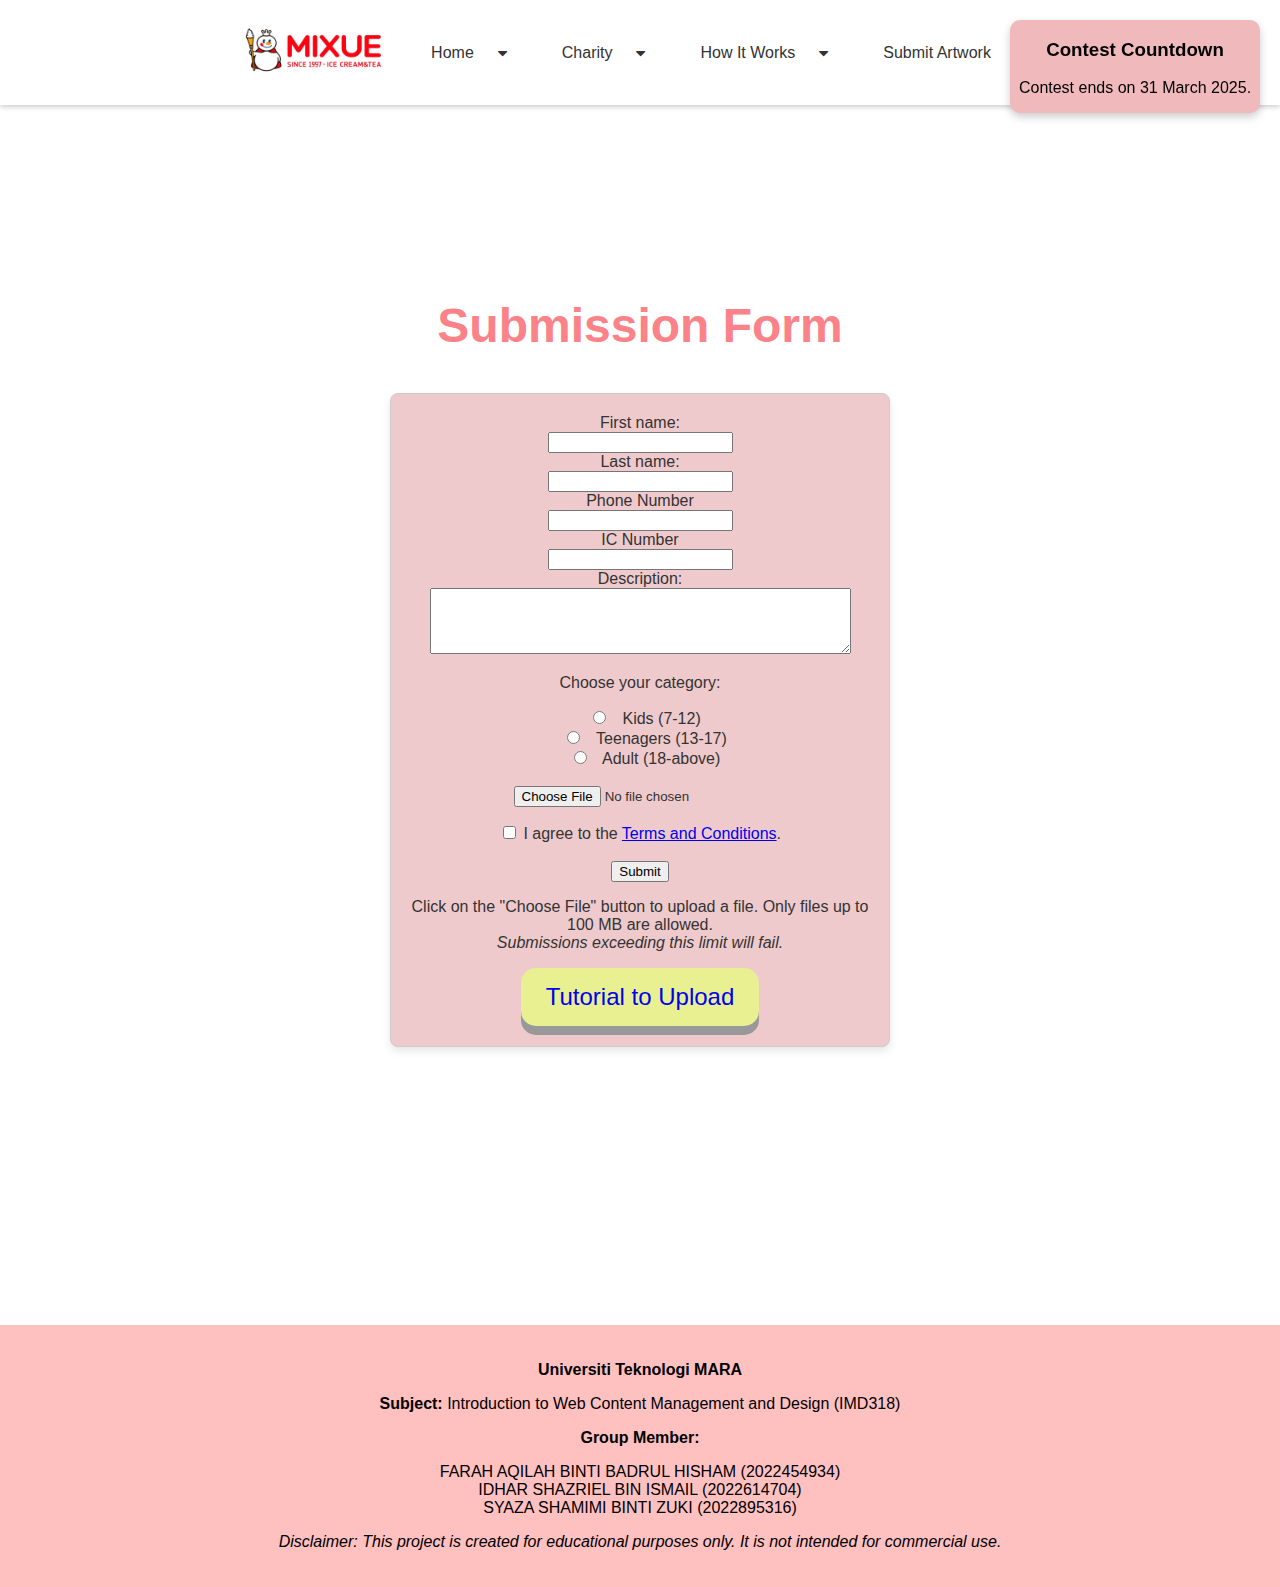
<file: submit_artwork.html>
<!DOCTYPE html>
<html lang="en">
<head>
  <meta charset="UTF-8">
  <meta name="viewport" content="width=device-width, initial-scale=1.0">
  <link rel="stylesheet" href="style.css">
  <link rel="stylesheet" href="https://cdnjs.cloudflare.com/ajax/libs/font-awesome/4.7.0/css/font-awesome.min.css">
  <title>Submit Artwork</title>
  <style>
.submit-section{
  display: flex;
  justify-content: center;
  align-items: center;
  height: 100vh; /* Make it take the full height of the viewport */
  flex-direction: column; /* Align content vertically */
  text-align: center;
  color: #fc8289; /* Match brand color */
}
#submissionform{
    height: 145vh;
    align-items: center;
 
}  
.form-container {
      max-width: 500px;
      margin: 0 auto;
      padding: 20px;
      border: 1px solid #ccc;
      border-radius: 8px;
      box-shadow: 0 4px 8px rgba(0, 0, 0, 0.1);
      background-color: #efcacc;
      color: #333;
    }
    .form-container h2 {
      text-align: center;
      color: #333;
    }
.form-container button {
  padding: 15px 25px;
  font-size: 24px;
  text-align: center;
  cursor: pointer;
  outline: none;
  color: #fff;
  background-color: #e8f092;
  border: none;
  border-radius: 15px;
  box-shadow: 0 9px #999;
}
.form-container button a{
  text-decoration: none;
}
.form-container button:hover {background-color: #a2f1a5}

.form-container button:active {
  background-color: #a8ffaa;
  box-shadow: 0 5px #666;
  transform: translateY(4px);
  color: #0f0f0f;
}
  </style>
</head>
<body>
  <div class="snowflakes" aria-hidden="true">
    <div class="snowflake">❄️</div>
    <div class="snowflake">❄️</div>
    <div class="snowflake">❄️</div>
    <div class="snowflake">❄️</div>
    <div class="snowflake">❄️</div>
    <div class="snowflake">❄️</div>
    <div class="snowflake">❄️</div>
    <div class="snowflake">❄️</div>
    <div class="snowflake">❄️</div>
    <div class="snowflake">❄️</div>
</div>
   

  <!-- Navigation Bar Section-->
  <div class="navb">
    <ul>
      <li>
        <a href="http://mixuemalaysia.com/menu" target="_blank">
          <img src="logomixue.png" alt="Logo" >
        </a>
      </li>
      <li class="dropdown">
        <a href="home.html" class="dropbtn">Home<i class="fa fa-caret-down"></i></a>
      </li>
      <li class="dropdown">
        <a href="charity.html" class="dropbtn">Charity<i class="fa fa-caret-down"></i></a>
      </li>
      <li class="dropdown">
        <a href="howitworks.html" class="dropbtn">How It Works<i class="fa fa-caret-down"></i></a>
      </li>
      <li class="dropdown">
        <a href="submit_artwork.html" class="dropbtn">Submit Artwork<i class="fa fa-caret-down"></i></a>
        <div class="dropdown-content">
          <a href="#submissionform">Submission Form</a>
          <a href="#tutorial">Tutorial</a>
        </div>
      </li>
    </ul>
  </div>

<!-- Contest Countdown Section -->
<div id="countdown-container" class="countdown-container">
  <h3>Contest Countdown</h3>
    <p id="demo"></p>
    <p class="contest-details">Contest ends on 31 March 2025.</p>
  </div>

  <div class="submit-section" id="submissionform">
    <h2>Submission Form</h2>
    <div class="form-container">
        <form action="mailto:syazashamimi2809@gmail.com" method="POST" enctype="text/plain">
          <label for="fname">First name:</label><br>
          <input type="text" id="fname" name="First Name" value=""><br>
          <label for="lname">Last name:</label><br>
          <input type="text" id="lname" name="Last name" value=""><br>
          <label for="pnum">Phone Number</label><br>
          <input type="text" id="pnum" name="Phone number" value=""><br>
          <label for="ICnum">IC Number</label><br>
          <input type="text" id="ICnum" name="IC Number" value=""><br>
          <label for="desc">Description:</label><br>
          <textarea id="desc" name="description" rows="4" cols="50"></textarea><br>          
          <p>Choose your category:</p>
              <input type="radio" id="Kids (7-12)" name="category" value="Kids (7-12)">
              <label for="Kids (7-12 y/o)">Kids (7-12)</label><br>
              <input type="radio" id="Teenagers (13-17)" name="category" value="Teenagers (13-17)">
              <label for="Teenagers (13-17)">Teenagers (13-17)</label><br>
              <input type="radio" id="Adult (18- above)" name="category" value="Adult (18- above)">
              <label for="Adult (18- above)">Adult (18-above)</label><br><br>
          <input type="file" id="myFile" name="File name"></p>
          <label for="terms">
            <input type="checkbox" id="terms" name="terms" required>
            I agree to the <a href="TermandCond.jpg" target="_blank">Terms and Conditions</a>.
          </label><br><br>
        
          <input type="submit" value="Submit" >
          <p style="font-size: 1.0em;">Click on the "Choose File" button to upload a file. Only files up to 100 MB are allowed.<br> <em>Submissions exceeding this limit will fail.</em></p>
        </form> 
        <div id="tutorial">
        <button>
        <a href="https://youtu.be/ZNaejgHLlSY?si=qQHvVvlcfcrc0trC" target="_blank">Tutorial to Upload</a>
        </button>  
      </div>     
      </div>     
</div>

<button onclick="topFunction()" id="myBtn" title="Go to top">Go to the top ▲</button>
<!-- Script JAVA link to script.js -->
<script src="script.js"></script>

<!-- Footer section -->
<div class="footer">
  <p><strong>Universiti Teknologi MARA</strong></p>
  <p><strong>Subject:</strong> Introduction to Web Content Management and Design (IMD318)</p>
  <p><strong>Group Member:</strong></p>
  <ul style="display: block;">
    <li>FARAH AQILAH BINTI BADRUL HISHAM (2022454934)</li>
    <li>IDHAR SHAZRIEL BIN ISMAIL (2022614704)</li>
    <li>SYAZA SHAMIMI BINTI ZUKI (2022895316)</li>
</ul>
<p><em>Disclaimer: This project is created for educational purposes only. It is not intended for commercial use.</em></p>
</div>

</body>
</html>
</file>
<file: style.css>
* {
    box-sizing: border-box;
  }
  body {
        font-family: 'Franklin Gothic Medium', 'Arial Narrow', Arial, sans-serif, Helvetica, sans-serif;
        margin: 0;
      }

/* Navigation Bar Style */
.navb {
  background-color: rgba(255, 255, 255, 0.5); /* Transparent white background */
  position: absolute;
  width: 100%; /* Ensure it spans the full width of the page */
  z-index: 1000; /* Make sure it stays on top of other elements */
  box-shadow: 0 2px 5px rgba(0, 0, 0, 0.2); /* Optional: Add a subtle shadow for visibility */
}

.navbar:hover {
  background-color: white; /* White background on hover */
}

ul {
  list-style-type: none;
  margin: 0;
  padding: 0;
  background-color: transparent; /* Transparent background for the navbar */
  display: flex;
  align-items: center;
  justify-content: center;
  font-family: Arial, sans-serif;
  transition: background-color 0.3s ease; /* Smooth transition */
}

ul:hover {
  background-color: white; /* White background when hovering over ul */
}

li {
  position: relative;
  margin: 0;
}

img {
  width: 150px;
  height: auto;
}

li a, .dropbtn {
  display: inline-flex;
  align-items: center;
  color: #333;
  text-align: center;
  text-decoration: none;
  padding: 15px 20px;
  font-size: 16px;
  transition: all 0.3s ease;
}

li a i {
  margin-left: 2px; 
  font-size: 14px;
  vertical-align: baseline; 
  line-height: 1;
}

li a:hover, .dropdown:hover > .dropbtn {
  color: rgb(252, 148, 148);
}

/* Dropdown Menu */
.dropdown-content {
  display: none;
  position: absolute;
  top: 100%;
  left: 0;
  background-color: #ffffff;
  box-shadow: 0px 8px 16px rgba(0, 0, 0, 0.2);
  z-index: 1;
  border-radius: 4px;
  overflow: hidden;
}

.dropdown-content a {
  display: block;
  color: #333;
  padding: 10px 15px;
  text-decoration: none;
  font-size: 14px;
}

.dropdown-content a:hover {
  background-color: #fc8289;
  color: white;
}

/* Show dropdown on hover */
.dropdown:hover .dropdown-content {
  display: block;
}

/* Responsive Styling */
@media (max-width: 768px) {
  ul {
    flex-direction: column;
    align-items: flex-start;
  }

  img {
    margin-bottom: 10px;
  }

  li {
    width: 100%;
  }

  li a {
    padding: 12px 15px;
    width: 100%;
    text-align: left;
  }

  .dropdown-content {
    position: static;
    box-shadow: none;
  }

  .dropdown-content a {
    text-align: left;
    padding-left: 25px;
  }
}

/* Snowflakes animation */
.snowflakes {
  position: fixed;
  top: 0;
  left: 0;
  pointer-events: none;
  z-index: 9999;
  width: 100%;
  height: 100%;
}

.snowflake {
  position: absolute;
  top: -10%;
  font-size: 2rem;
  color: white;  /* Snowflakes are now white */
  animation: fall linear infinite;
  opacity: 0.8;
}

@keyframes fall {
  to {
      transform: translateY(100vh);
      opacity: 0;
  }
}
.snowflake:nth-child(1) {
  animation-duration: 10s;
  animation-delay: 0s;
  left: 10%;
}
.snowflake:nth-child(2) {
  animation-duration: 12s;
  animation-delay: 1s;
  left: 20%;
}
.snowflake:nth-child(3) {
  animation-duration: 15s;
  animation-delay: 3s;
  left: 30%;
}
.snowflake:nth-child(4) {
  animation-duration: 9s;
  animation-delay: 2s;
  left: 40%;
}
.snowflake:nth-child(5) {
  animation-duration: 13s;
  animation-delay: 4s;
  left: 50%;
}
.snowflake:nth-child(6) {
  animation-duration: 11s;
  animation-delay: 5s;
  left: 60%;
}
.snowflake:nth-child(7) {
  animation-duration: 16s;
  animation-delay: 2s;
  left: 70%;
}
.snowflake:nth-child(8) {
  animation-duration: 14s;
  animation-delay: 3s;
  left: 80%;
}
.snowflake:nth-child(9) {
  animation-duration: 10s;
  animation-delay: 4s;
  left: 90%;
}
.snowflake:nth-child(10) {
  animation-duration: 12s;
  animation-delay: 1s;
  left: 15%;
}

/* Audio Section*/
#toggleAudioButton {
    background: #ffc0c0;
    border: none;
    color: #333;
    padding: 10px;
    font-size: 20px;
    cursor: pointer;
    border-radius: 50%;
    display: flex;
    align-items: center;
    justify-content: center;
    width: 50px;
    height: 50px;
  }

  #toggleAudioButton i {
    transition: transform 0.3s ease;
  }

  #toggleAudioButton:hover i {
    transform: scale(1.2);
  }

  /* Heading Style */
  h2{
    font-size: 3em; 
    text-align:center;
    color: #fc8289;
  }
  h4{
    font-size: 30px;
  }

/* Icon */
  .fa {
    padding: 10px;
    font-size: 25px;
    width: 10px;
    text-align: center;
    text-decoration: none;
    margin:14px;
    border-radius: 100%;
    
  }
  .fa:hover {
      opacity: 0.7;
  }

/* Contest Countdown */
  #demo {
    font-size: 12px;
    color: #000000;
  }
  .event-details {
    font-size: 10px;
  }
  #countdown-container {
    text-align: center;
    position: fixed;  /* Fixes it to the viewport */
    top: 20px;        /* Adjust this to place it at the top */
    right: 20px;      /* Adjust this to place it on the right */
    background-color: #f0b9bb;
    color: black;
    border-radius: 10px;
    width: 250px;
    z-index: 1000;  /* Ensures it's above other content */
    box-shadow: 0 4px 8px rgba(0,0,0,0.2);  /* Adds shadow for better visibility */
  }
  #countdown-container {animation-timing-function: ease-in;}
  @keyframes mymove {
    from {left: 0px;}
    to {left: 300px;}
  }

  /* Go to the top button */
  #myBtn {
    display: none;
    position: fixed;
    bottom: 20px;
    right: 30px;
    z-index: 99;
    font-size: 18px;
    border: none;
    outline: none;
    background-color: red;
    color: white;
    cursor: pointer;
    padding: 15px;
    border-radius: 4px;
  }
  #myBtn:hover {
    background-color: #555;
  }
  /* Footer */
.footer {
  padding: 20px;
  text-align: center;
  background: #ffc0c0;
  margin-top: 20px;
}
.footer ul{
  background-color: transparent; /* Transparent background for the navbar */
}
</file>
